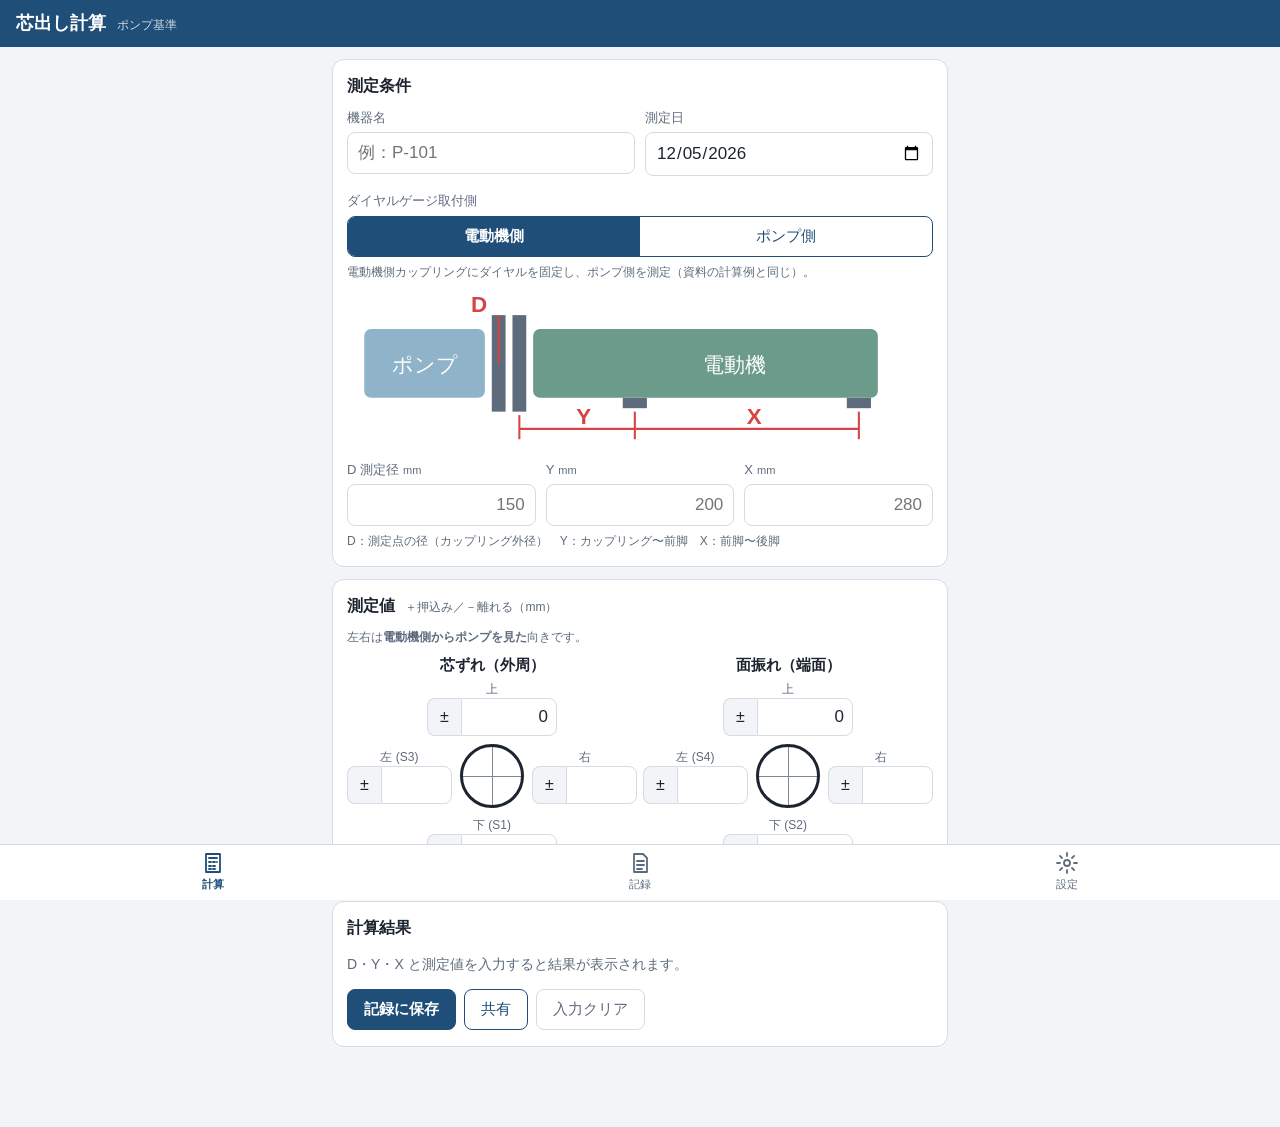
<file: index.html>
<!doctype html>
<html lang="ja">
<head>
<meta charset="utf-8">
<meta name="viewport" content="width=device-width, initial-scale=1, viewport-fit=cover">
<meta name="theme-color" content="#1f4e79">
<meta name="description" content="ダイヤルゲージの測定値から電動機のシム代・左右移動代を計算する芯出しツール">
<title>芯出し計算</title>
<link rel="manifest" href="manifest.webmanifest">
<link rel="icon" href="icons/icon.svg" type="image/svg+xml">
<link rel="apple-touch-icon" href="icons/icon-180.png">
<meta name="apple-mobile-web-app-capable" content="yes">
<meta name="apple-mobile-web-app-title" content="芯出し計算">
<meta name="apple-mobile-web-app-status-bar-style" content="default">
<link rel="stylesheet" href="style.css">
</head>
<body>
<header class="appbar">
  <h1>芯出し計算 <span class="sub">ポンプ基準</span></h1>
</header>

<main>
  <!-- ===== 計算 ===== -->
  <section id="tab-calc" class="tab active">
    <div class="card">
      <h2>測定条件</h2>
      <div class="row2">
        <label>機器名<input id="name" type="text" placeholder="例：P-101"></label>
        <label>測定日<input id="date" type="date"></label>
      </div>
      <div class="field">
        <span class="label">ダイヤルゲージ取付側</span>
        <div class="seg" id="mount">
          <button type="button" data-v="motor" class="on">電動機側</button>
          <button type="button" data-v="pump">ポンプ側</button>
        </div>
        <p class="hint" id="mount-hint"></p>
      </div>
      <svg class="dims" viewBox="0 0 340 92" aria-label="寸法D・Y・Xの位置">
        <rect x="10" y="22" width="70" height="40" rx="4" class="d-pump"/>
        <text x="45" y="47" class="d-txt">ポンプ</text>
        <rect x="84" y="14" width="8" height="56" class="d-cpl"/>
        <rect x="96" y="14" width="8" height="56" class="d-cpl"/>
        <rect x="108" y="22" width="200" height="40" rx="4" class="d-motor"/>
        <text x="225" y="47" class="d-txt">電動機</text>
        <rect x="160" y="62" width="14" height="6" class="d-foot"/>
        <rect x="290" y="62" width="14" height="6" class="d-foot"/>
        <line x1="88" y1="42" x2="88" y2="14" class="d-dim"/>
        <text x="72" y="12" class="d-lbl">D</text>
        <line x1="100" y1="80" x2="167" y2="80" class="d-dim"/>
        <line x1="167" y1="80" x2="297" y2="80" class="d-dim"/>
        <line x1="100" y1="72" x2="100" y2="86" class="d-dim"/>
        <line x1="167" y1="70" x2="167" y2="86" class="d-dim"/>
        <line x1="297" y1="70" x2="297" y2="86" class="d-dim"/>
        <text x="133" y="77" class="d-lbl">Y</text>
        <text x="232" y="77" class="d-lbl">X</text>
      </svg>
      <div class="row3">
        <label>D 測定径<span class="u">mm</span><input id="D" class="num" type="text" inputmode="decimal" placeholder="150"></label>
        <label>Y<span class="u">mm</span><input id="Y" class="num" type="text" inputmode="decimal" placeholder="200"></label>
        <label>X<span class="u">mm</span><input id="X" class="num" type="text" inputmode="decimal" placeholder="280"></label>
      </div>
      <p class="hint">D：測定点の径（カップリング外径）　Y：カップリング〜前脚　X：前脚〜後脚</p>
    </div>

    <div class="card">
      <h2>測定値 <span class="sub">＋押込み／－離れる（mm）</span></h2>
      <p class="hint">左右は<strong>電動機側からポンプを見た</strong>向きです。</p>
      <div class="dials">
        <div class="dial" data-group="rim">
          <h3>芯ずれ（外周）</h3>
          <div class="cross">
            <div class="pos top"><span>上</span><div class="numwrap"><button type="button" class="pm">±</button><input data-k="top" class="num" type="text" inputmode="decimal" value="0"></div></div>
            <div class="pos left"><span>左 (S3)</span><div class="numwrap"><button type="button" class="pm">±</button><input data-k="left" class="num" type="text" inputmode="decimal"></div></div>
            <div class="circle"></div>
            <div class="pos right"><span>右</span><div class="numwrap"><button type="button" class="pm">±</button><input data-k="right" class="num" type="text" inputmode="decimal"></div></div>
            <div class="pos bottom"><span>下 (S1)</span><div class="numwrap"><button type="button" class="pm">±</button><input data-k="bottom" class="num" type="text" inputmode="decimal"></div></div>
          </div>
        </div>
        <div class="dial" data-group="face">
          <h3>面振れ（端面）</h3>
          <div class="cross">
            <div class="pos top"><span>上</span><div class="numwrap"><button type="button" class="pm">±</button><input data-k="top" class="num" type="text" inputmode="decimal" value="0"></div></div>
            <div class="pos left"><span>左 (S4)</span><div class="numwrap"><button type="button" class="pm">±</button><input data-k="left" class="num" type="text" inputmode="decimal"></div></div>
            <div class="circle"></div>
            <div class="pos right"><span>右</span><div class="numwrap"><button type="button" class="pm">±</button><input data-k="right" class="num" type="text" inputmode="decimal"></div></div>
            <div class="pos bottom"><span>下 (S2)</span><div class="numwrap"><button type="button" class="pm">±</button><input data-k="bottom" class="num" type="text" inputmode="decimal"></div></div>
          </div>
        </div>
      </div>
    </div>

    <div class="card" id="result">
      <h2>計算結果</h2>
      <p class="empty" id="result-empty">D・Y・X と測定値を入力すると結果が表示されます。</p>
      <div id="result-body" hidden>
        <h3>上下（シム調整）</h3>
        <div class="moves">
          <div class="move"><span class="ml">カップリング側（前脚）</span><span class="mv" id="v-near"></span></div>
          <div class="move"><span class="ml">反カップリング側（後脚）</span><span class="mv" id="v-far"></span></div>
        </div>
        <svg id="fig-side" class="fig" viewBox="0 0 360 170" aria-label="横から見た調整図"></svg>

        <h3>左右（移動）</h3>
        <div class="moves">
          <div class="move"><span class="ml">カップリング側（前脚）</span><span class="mv" id="h-near"></span></div>
          <div class="move"><span class="ml">反カップリング側（後脚）</span><span class="mv" id="h-far"></span></div>
        </div>
        <svg id="fig-top" class="fig" viewBox="0 0 360 300" aria-label="上から見た調整図"></svg>

        <h3>現在の状態と判定</h3>
        <table class="judge">
          <thead><tr><th>項目</th><th>状態</th><th>判定</th></tr></thead>
          <tbody id="judge-body"></tbody>
        </table>
        <div id="warnings"></div>
        <p class="hint" id="svals"></p>
      </div>
      <div class="actions">
        <button type="button" class="btn primary" id="btn-save">記録に保存</button>
        <button type="button" class="btn" id="btn-share">共有</button>
        <button type="button" class="btn ghost" id="btn-clear">入力クリア</button>
      </div>
    </div>
  </section>

  <!-- ===== 記録 ===== -->
  <section id="tab-records" class="tab">
    <div class="card">
      <h2>測定記録</h2>
      <p class="hint">記録はこの端末のブラウザ内に保存されます。機種変更前などはバックアップしてください。</p>
      <ul id="record-list" class="records"></ul>
      <p class="empty" id="records-empty">保存された記録はありません。</p>
      <div class="actions">
        <button type="button" class="btn" id="btn-csv">CSV出力</button>
        <button type="button" class="btn" id="btn-backup">バックアップ</button>
        <label class="btn">復元<input type="file" id="file-restore" accept="application/json,.json" hidden></label>
      </div>
    </div>
  </section>

  <!-- ===== 設定 ===== -->
  <section id="tab-settings" class="tab">
    <div class="card">
      <h2>基準値</h2>
      <p class="hint">初期値は取扱説明書の値（芯ずれ 0.5mm／1.00mm TIR、面振れ 1°）です。</p>
      <div class="row3">
        <label>芯ずれ許容<span class="u">mm</span><input id="tol-offset" class="num" type="text" inputmode="decimal"></label>
        <label>面振れ許容<span class="u">°</span><input id="tol-angle" class="num" type="text" inputmode="decimal"></label>
        <label>整合チェック<span class="u">mm</span><input id="tol-check" class="num" type="text" inputmode="decimal"></label>
      </div>
      <p class="hint">芯ずれは軸芯のずれ量（TIRの1/2）で判定します。整合チェックは「上＋下」と「左＋右」の差がこの値を超えると警告します。</p>
      <button type="button" class="btn ghost" id="btn-tol-reset">初期値に戻す</button>
    </div>
    <div class="card">
      <h2>計算方法</h2>
      <ul class="notes">
        <li>ポンプ基準（ポンプは動かさず、電動機を調整）。</li>
        <li>読み値は ＋押込み／－離れる。上を0に合わせて測定。</li>
        <li>S1＝芯ずれ(下−上)、S2＝面振れ(下−上)、S3＝芯ずれ(左−右)、S4＝面振れ(左−右)</li>
        <li><b>電動機側に取付</b>：前脚＝S2/D×Y − S1/2、後脚＝S2/D×(Y+X) − S1/2</li>
        <li><b>ポンプ側に取付</b>：前脚＝S2/D×Y ＋ S1/2、後脚＝S2/D×(Y+X) ＋ S1/2</li>
        <li>左右は S4・S3 で同様に計算。</li>
        <li>結果：上下 ＋上げる(シム追加)／－下げる(シム抜き)、左右 ＋右へ／－左へ</li>
        <li>出典：関連資料－3「芯出し値の計算について」</li>
      </ul>
      <p class="hint">本ツールの結果は目安です。調整前に現場の状況（下げ代・ボルト穴の余裕など）を必ず確認してください。</p>
      <p class="hint" id="version"></p>
    </div>
  </section>
</main>

<nav class="tabbar">
  <button type="button" data-tab="calc" class="on"><svg viewBox="0 0 24 24"><path d="M5 3h14v18H5zM8 7h8M8 11h2M12 11h2M16 11h0M8 15h2M12 15h2M8 18h2M12 18h2"/></svg>計算</button>
  <button type="button" data-tab="records"><svg viewBox="0 0 24 24"><path d="M6 3h9l4 4v14H6zM9 10h7M9 14h7M9 18h5"/></svg>記録</button>
  <button type="button" data-tab="settings"><svg viewBox="0 0 24 24"><circle cx="12" cy="12" r="3"/><path d="M12 2v3M12 19v3M2 12h3M19 12h3M4.9 4.9l2.1 2.1M17 17l2.1 2.1M4.9 19.1L7 17M17 7l2.1-2.1"/></svg>設定</button>
</nav>

<div id="toast" role="status" aria-live="polite"></div>

<script src="calc.js"></script>
<script src="app.js"></script>
</body>
</html>
</file>
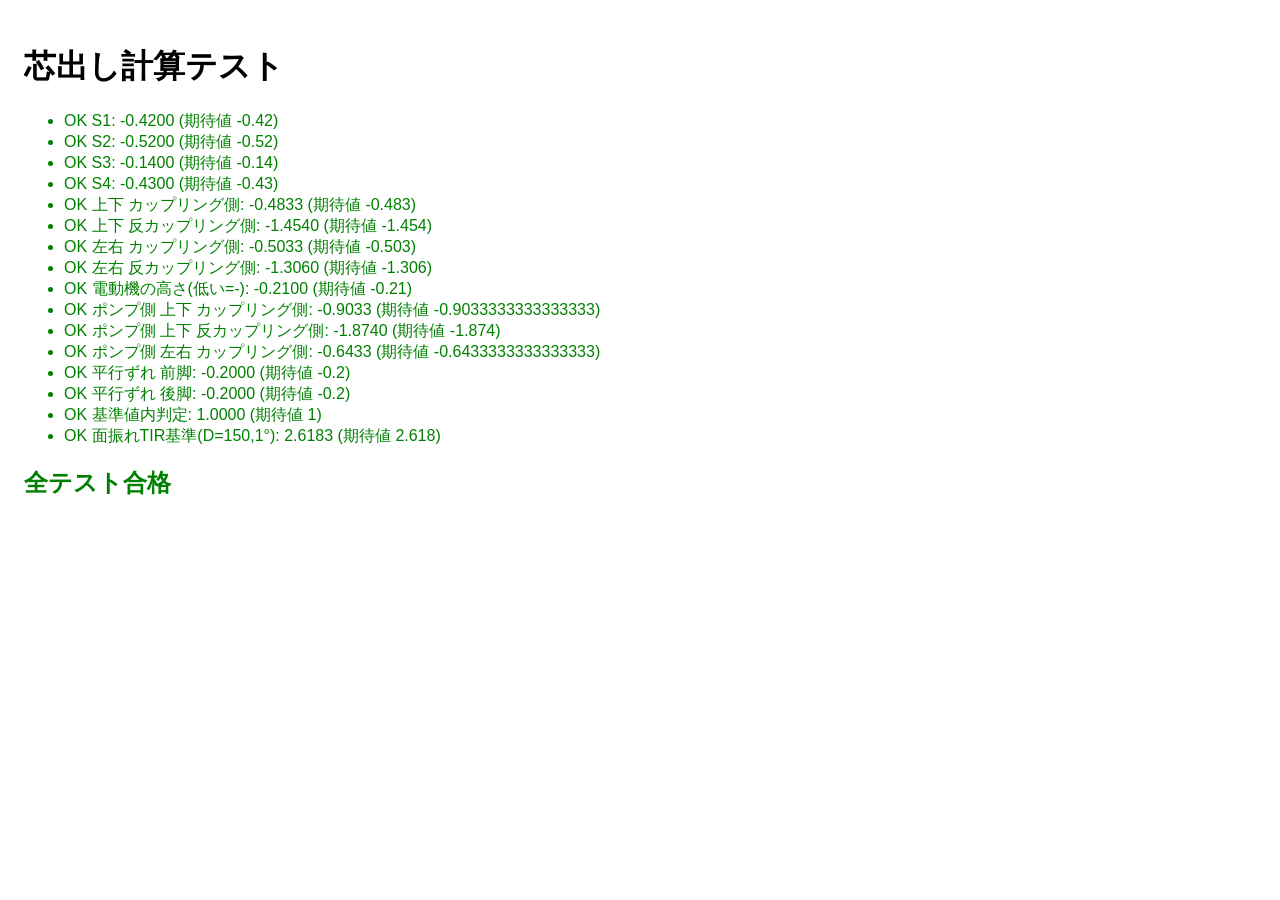
<file: test.html>
<!doctype html>
<html lang="ja">
<head>
<meta charset="utf-8">
<title>芯出し計算テスト</title>
<style>body{font-family:sans-serif;padding:16px}.ok{color:green}.ng{color:red;font-weight:bold}</style>
</head>
<body>
<h1>芯出し計算テスト</h1>
<ul id="out"></ul>
<script src="calc.js"></script>
<script>
  var out = document.getElementById('out');
  var fails = 0;
  function near(name, actual, expected, eps) {
    var ok = Math.abs(actual - expected) <= (eps || 0.0005);
    if (!ok) fails++;
    var li = document.createElement('li');
    li.className = ok ? 'ok' : 'ng';
    li.textContent = (ok ? 'OK ' : 'NG ') + name + ': ' + actual.toFixed(4) + ' (期待値 ' + expected + ')';
    out.appendChild(li);
  }

  // 資料の計算例（3月9日測定・電動機側取付）。面振れは「下開き＝下がマイナス」で入力
  var base = {
    mount: 'motor', D: 150, Y: 200, X: 280,
    rim: { top: 0, bottom: -0.42, left: -0.32, right: -0.18 },
    face: { top: 0, bottom: -0.52, left: -0.51, right: -0.08 }
  };
  var r = Shinde.calculate(base);
  near('S1', r.S1, -0.42);
  near('S2', r.S2, -0.52);
  near('S3', r.S3, -0.14);
  near('S4', r.S4, -0.43);
  near('上下 カップリング側', r.vertical.near, -0.483);
  near('上下 反カップリング側', r.vertical.far, -1.454);
  near('左右 カップリング側', r.horizontal.near, -0.503);
  near('左右 反カップリング側', r.horizontal.far, -1.306);
  near('電動機の高さ(低い=-)', r.offsetV, -0.21);

  // ポンプ側取付：芯ずれのみ符号反転
  var p = Shinde.calculate(Object.assign({}, base, { mount: 'pump' }));
  // S2/D×Y + S1/2
  near('ポンプ側 上下 カップリング側', p.vertical.near, -0.52 / 150 * 200 + (-0.42 / 2));
  near('ポンプ側 上下 反カップリング側', p.vertical.far, -0.52 / 150 * 480 + (-0.42 / 2));
  near('ポンプ側 左右 カップリング側', p.horizontal.near, -0.43 / 150 * 200 + (-0.14 / 2));

  // 純粋な平行ずれ：電動機側取付で電動機が0.2mm高い → 下が+0.4 → 0.2下げる
  var o = Shinde.calculate({ mount: 'motor', D: 150, Y: 200, X: 280,
    rim: { top: 0, bottom: 0.4, left: 0.2, right: 0.2 },
    face: { top: 0, bottom: 0, left: 0, right: 0 } });
  near('平行ずれ 前脚', o.vertical.near, -0.2);
  near('平行ずれ 後脚', o.vertical.far, -0.2);

  // 判定（基準：芯ずれ0.5mm、面振れ1°）
  var ok = r.judge.offsetV && r.judge.offsetH && r.judge.angleV && r.judge.angleH;
  near('基準値内判定', ok ? 1 : 0, 1);
  near('面振れTIR基準(D=150,1°)', r.judge.faceTirLimit, 2.618);

  var h = document.createElement('h2');
  h.className = fails ? 'ng' : 'ok';
  h.id = 'summary';
  h.textContent = fails ? fails + ' 件失敗' : '全テスト合格';
  document.body.appendChild(h);
</script>
</body>
</html>
</file>
<file: style.css>
:root {
  --bg: #f2f4f7;
  --card: #ffffff;
  --text: #1c2430;
  --muted: #5d6b7c;
  --line: #d5dbe3;
  --primary: #1f4e79;
  --primary-text: #ffffff;
  --accent: #d64545;
  --ok: #1e8a4c;
  --ng: #c62828;
  --warn-bg: #fff4e0;
  --warn-text: #8a5300;
  --input-bg: #ffffff;
  --pump: #8fb3c9;
  --motor: #6c9a8b;
  --axis-ref: #7a8796;
  --axis-cur: #d64545;
}
@media (prefers-color-scheme: dark) {
  :root {
    --bg: #11161c;
    --card: #1b222b;
    --text: #e6ebf1;
    --muted: #9aa7b6;
    --line: #313c48;
    --primary: #4d8cc4;
    --primary-text: #0d1318;
    --accent: #ff7070;
    --ok: #4cc283;
    --ng: #ff6b6b;
    --warn-bg: #3a2c12;
    --warn-text: #ffcf86;
    --input-bg: #121820;
    --pump: #4e7186;
    --motor: #4a7366;
    --axis-ref: #8795a5;
    --axis-cur: #ff7070;
  }
}

* { box-sizing: border-box; }
html { -webkit-text-size-adjust: 100%; }
body {
  margin: 0;
  background: var(--bg);
  color: var(--text);
  font-family: -apple-system, BlinkMacSystemFont, "Hiragino Sans", "Noto Sans JP", "Yu Gothic UI", Meiryo, sans-serif;
  font-size: 16px;
  line-height: 1.5;
  padding-bottom: calc(68px + env(safe-area-inset-bottom));
}

.appbar {
  position: sticky; top: 0; z-index: 10;
  background: var(--primary); color: var(--primary-text);
  padding: calc(10px + env(safe-area-inset-top)) 16px 10px;
}
.appbar h1 { margin: 0; font-size: 18px; font-weight: 700; }
.sub { font-size: 12px; font-weight: 400; opacity: .8; margin-left: 6px; }

main { max-width: 640px; margin: 0 auto; padding: 12px 12px 0; }
.tab { display: none; }
.tab.active { display: block; }

.card {
  background: var(--card);
  border: 1px solid var(--line);
  border-radius: 12px;
  padding: 14px 14px 16px;
  margin-bottom: 12px;
}
.card h2 { margin: 0 0 10px; font-size: 16px; }
.card h2 .sub { color: var(--muted); opacity: 1; }
.card h3 { margin: 14px 0 8px; font-size: 15px; }

label { display: block; font-size: 13px; color: var(--muted); }
label .u { margin-left: 4px; font-size: 11px; }
input[type=text], input[type=date] {
  display: block; width: 100%;
  margin-top: 4px;
  padding: 10px;
  font-size: 17px;
  color: var(--text);
  background: var(--input-bg);
  border: 1px solid var(--line);
  border-radius: 8px;
  font-family: inherit;
}
input:focus { outline: 2px solid var(--primary); outline-offset: 0; border-color: transparent; }
input.num { text-align: right; font-variant-numeric: tabular-nums; }

.row2 { display: grid; grid-template-columns: 1fr 1fr; gap: 10px; }
.row3 { display: grid; grid-template-columns: repeat(3, 1fr); gap: 10px; }
.field { margin-top: 12px; }
.field .label { font-size: 13px; color: var(--muted); }
.hint { font-size: 12px; color: var(--muted); margin: 6px 0 0; }

.seg { display: flex; margin-top: 4px; border: 1px solid var(--primary); border-radius: 8px; overflow: hidden; }
.seg button {
  flex: 1; padding: 10px; font-size: 15px; font-family: inherit;
  background: transparent; color: var(--primary); border: 0; cursor: pointer;
}
.seg button.on { background: var(--primary); color: var(--primary-text); font-weight: 700; }

.dims { width: 100%; height: auto; margin: 10px 0 4px; }
.d-pump { fill: var(--pump); }
.d-motor { fill: var(--motor); }
.d-cpl { fill: var(--muted); }
.d-foot { fill: var(--muted); }
.d-txt { fill: #fff; font-size: 12px; text-anchor: middle; }
.d-dim { stroke: var(--accent); stroke-width: 1.2; }
.d-lbl { fill: var(--accent); font-size: 13px; font-weight: 700; }

/* 測定値の十字入力 */
.dials { display: grid; grid-template-columns: 1fr; gap: 6px; }
@media (min-width: 560px) { .dials { grid-template-columns: 1fr 1fr; } }
.dial h3 { text-align: center; margin: 8px 0 4px; }
.cross {
  display: grid;
  grid-template-columns: 1fr 72px 1fr;
  grid-template-rows: auto 72px auto;
  gap: 4px;
  align-items: center;
}
.cross .top { grid-column: 2 / 3; grid-row: 1; justify-self: center; width: 130px; }
.cross .left { grid-column: 1; grid-row: 2; }
.cross .circle {
  grid-column: 2; grid-row: 2;
  width: 64px; height: 64px; justify-self: center;
  border: 3px solid var(--text); border-radius: 50%;
  background:
    linear-gradient(var(--axis-ref), var(--axis-ref)) center / 1px 100% no-repeat,
    linear-gradient(var(--axis-ref), var(--axis-ref)) center / 100% 1px no-repeat;
}
.cross .right { grid-column: 3; grid-row: 2; }
.cross .bottom { grid-column: 2 / 3; grid-row: 3; justify-self: center; width: 130px; }
.cross .top, .cross .bottom { margin-left: -29px; margin-right: -29px; }
.pos span { display: block; font-size: 12px; color: var(--muted); text-align: center; }
.numwrap { display: flex; align-items: stretch; }
.numwrap input { margin-top: 0; border-radius: 0 8px 8px 0; padding: 8px; min-width: 0; }
.pm {
  flex: 0 0 34px;
  font-size: 16px; font-family: inherit;
  border: 1px solid var(--line); border-right: 0;
  border-radius: 8px 0 0 8px;
  background: var(--bg); color: var(--text);
  cursor: pointer;
}

/* 結果 */
.empty { color: var(--muted); font-size: 14px; }
.moves { display: grid; grid-template-columns: 1fr 1fr; gap: 8px; }
.move { border: 1px solid var(--line); border-radius: 10px; padding: 8px 10px; }
.ml { display: block; font-size: 12px; color: var(--muted); }
.mv { display: block; font-size: 20px; font-weight: 700; font-variant-numeric: tabular-nums; }
.mv small { display: block; font-size: 12px; font-weight: 400; color: var(--muted); }
.mv.need { color: var(--accent); }

.fig { width: 100%; height: auto; margin-top: 8px; background: var(--bg); border-radius: 10px; }
.fig .pump { fill: var(--pump); }
.fig .motor { fill: var(--motor); fill-opacity: .55; stroke: var(--motor); }
.fig .ghost { fill: none; stroke: var(--axis-ref); stroke-dasharray: 4 3; }
.fig .ref { stroke: var(--axis-ref); stroke-dasharray: 6 4; stroke-width: 1.2; }
.fig .cur { stroke: var(--axis-cur); stroke-width: 2; }
.fig .cpl { fill: var(--muted); }
.fig .foot { fill: var(--text); }
.fig .arrow { stroke: var(--accent); stroke-width: 2.4; fill: none; }
.fig .arrowhead { fill: var(--accent); }
.fig text { fill: var(--text); font-size: 12px; }
.fig .t-move { fill: var(--accent); font-weight: 700; font-size: 13px; }
.fig .t-mute { fill: var(--muted); font-size: 11px; }

table.judge { width: 100%; border-collapse: collapse; font-size: 13px; }
.judge th, .judge td { border-bottom: 1px solid var(--line); padding: 6px 4px; text-align: left; vertical-align: top; }
.judge th { color: var(--muted); font-weight: 400; }
.judge td:last-child { white-space: nowrap; font-weight: 700; }
.judge .ok { color: var(--ok); }
.judge .ng { color: var(--ng); }

.warn { background: var(--warn-bg); color: var(--warn-text); border-radius: 8px; padding: 8px 10px; font-size: 13px; margin-top: 8px; }

.actions { display: flex; flex-wrap: wrap; gap: 8px; margin-top: 14px; }
.btn {
  display: inline-block;
  padding: 10px 16px;
  font-size: 15px; font-family: inherit; color: var(--primary);
  background: transparent;
  border: 1px solid var(--primary); border-radius: 8px;
  cursor: pointer; text-align: center;
}
.btn.primary { background: var(--primary); color: var(--primary-text); font-weight: 700; }
.btn.ghost { border-color: var(--line); color: var(--muted); }
.btn.danger { border-color: var(--ng); color: var(--ng); }

.records { list-style: none; padding: 0; margin: 0; }
.records li { border-bottom: 1px solid var(--line); padding: 10px 0; display: flex; gap: 8px; align-items: center; }
.records .info { flex: 1; min-width: 0; cursor: pointer; }
.records .title { font-weight: 700; }
.records .meta { font-size: 12px; color: var(--muted); }
.records .del { padding: 6px 10px; font-size: 13px; }

.notes { padding-left: 18px; margin: 0; font-size: 13px; }
.notes li { margin-bottom: 4px; }

.tabbar {
  position: fixed; left: 0; right: 0; bottom: 0; z-index: 10;
  display: flex;
  background: var(--card);
  border-top: 1px solid var(--line);
  padding-bottom: env(safe-area-inset-bottom);
}
.tabbar button {
  flex: 1; padding: 6px 0 8px;
  background: none; border: 0; cursor: pointer;
  font-size: 11px; font-family: inherit; color: var(--muted);
  display: flex; flex-direction: column; align-items: center; gap: 2px;
}
.tabbar svg { width: 24px; height: 24px; fill: none; stroke: currentColor; stroke-width: 1.8; stroke-linecap: round; stroke-linejoin: round; }
.tabbar button.on { color: var(--primary); font-weight: 700; }

#toast {
  position: fixed; left: 50%; bottom: calc(80px + env(safe-area-inset-bottom));
  transform: translateX(-50%);
  background: var(--text); color: var(--bg);
  padding: 8px 16px; border-radius: 20px; font-size: 14px;
  opacity: 0; pointer-events: none; transition: opacity .2s;
  max-width: calc(100% - 32px);
}
#toast.show { opacity: 1; }
</file>
